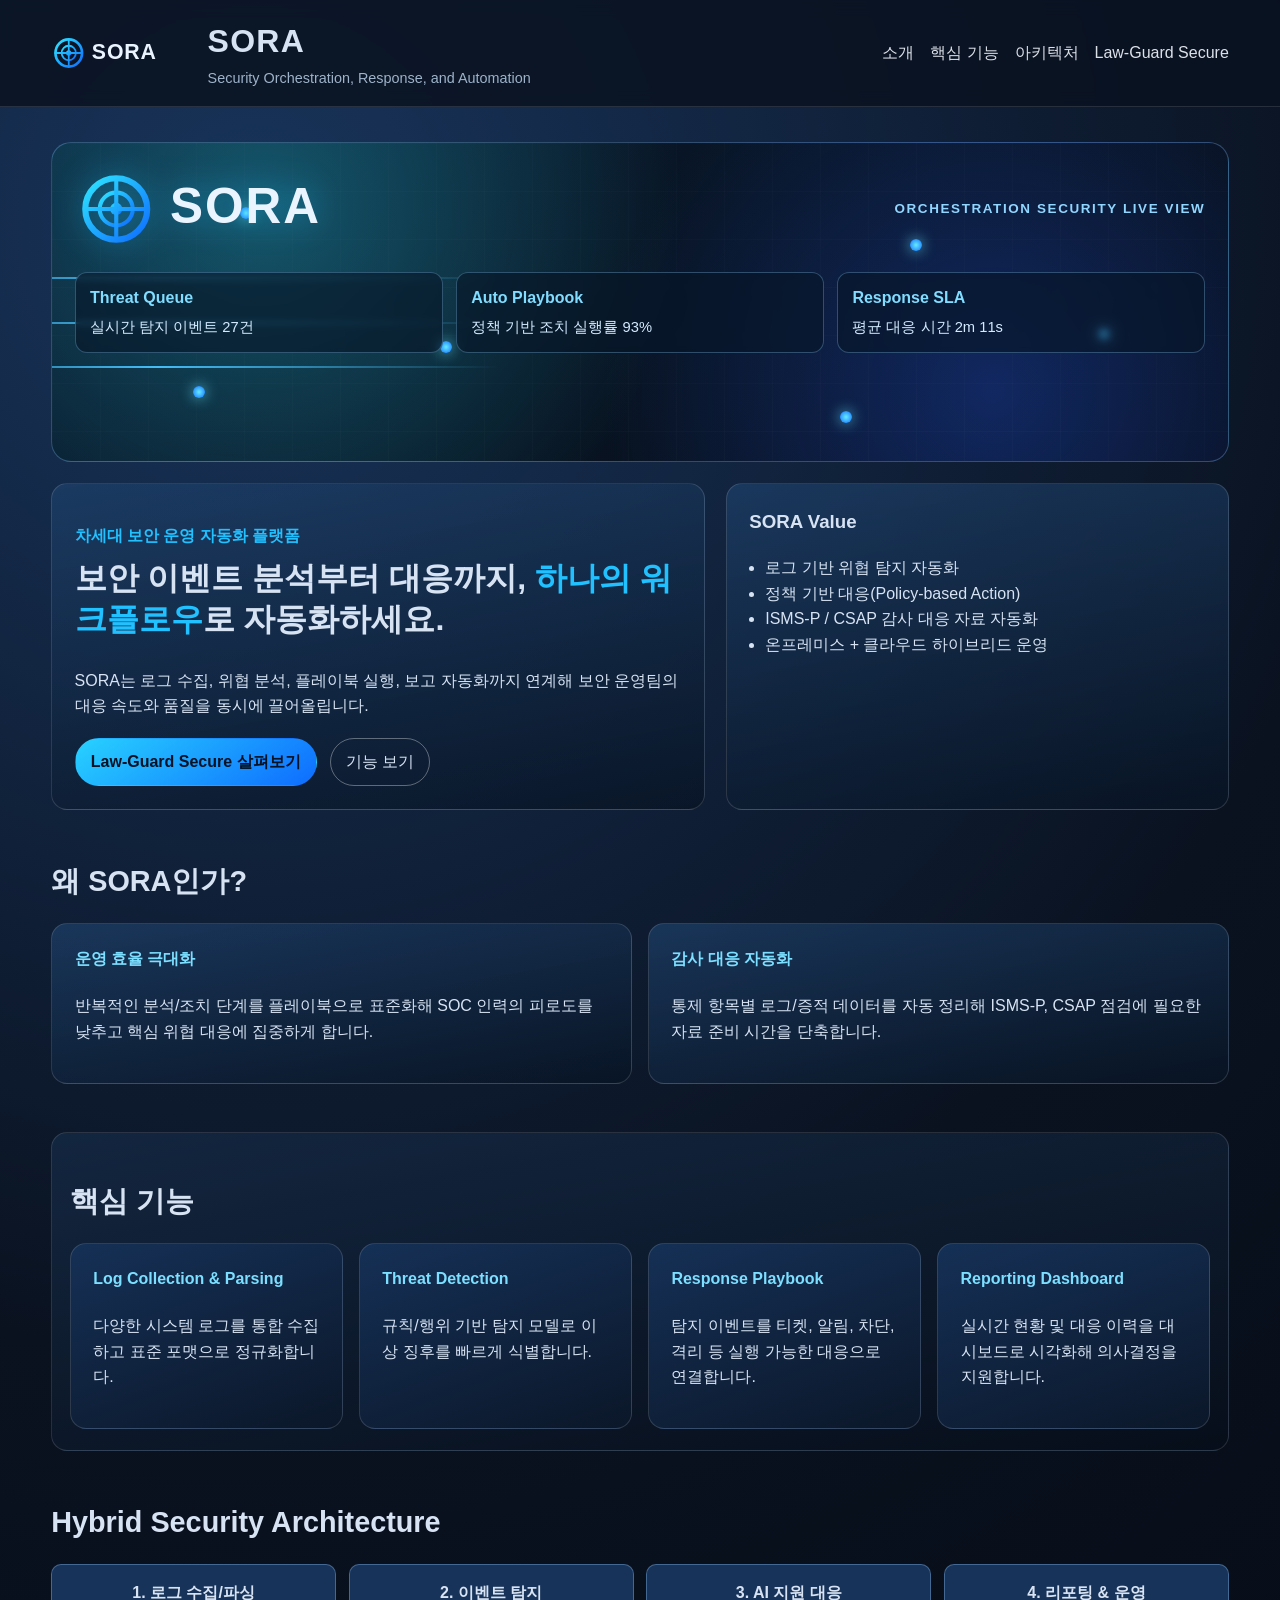
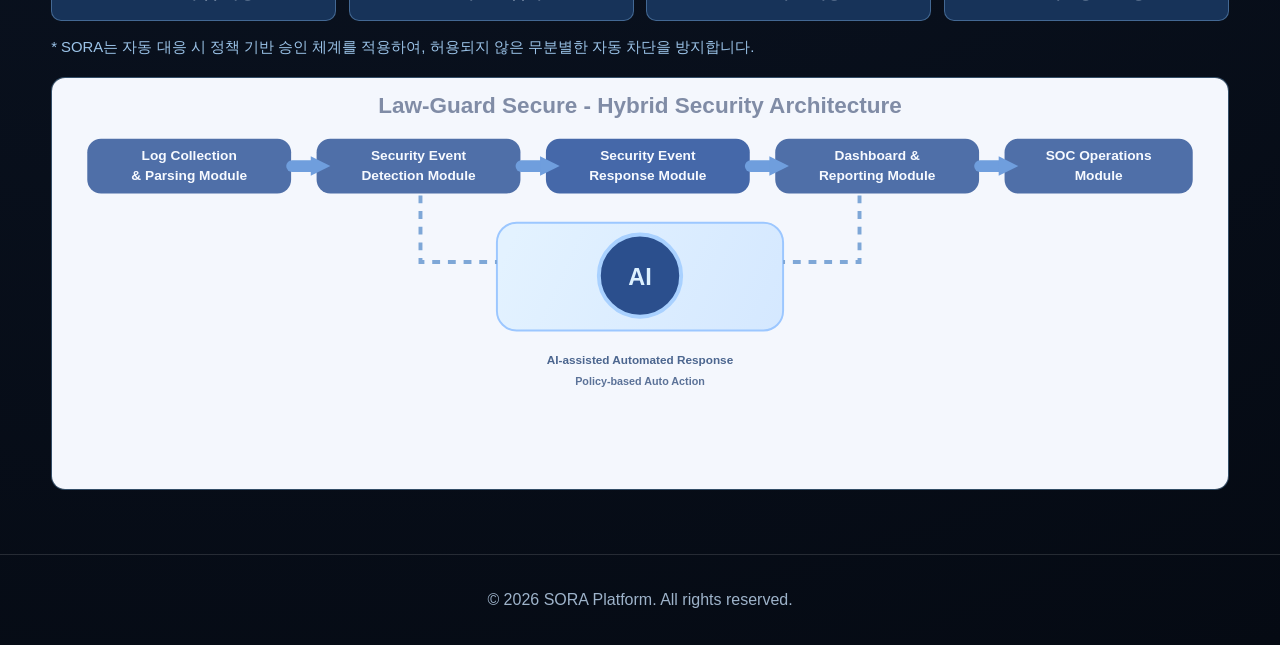
<file: index.html>
<!DOCTYPE html>
<html lang="ko">
<head>
  <meta charset="UTF-8" />
  <meta name="viewport" content="width=device-width, initial-scale=1.0" />
  <title>SORA | Security Orchestration, Response, and Automation</title>
  <link rel="stylesheet" href="styles.css" />
</head>
<body>
  <header class="site-header">
    <div class="brand-wrap">
      <img class="company-logo" src="assets/company-logo.svg" alt="SORA 회사 로고" />
      <div>
        <h1>SORA</h1>
        <p>Security Orchestration, Response, and Automation</p>
      </div>
    </div>
    <nav>
      <a href="#about">소개</a>
      <a href="#features">핵심 기능</a>
      <a href="#architecture">아키텍처</a>
      <a href="law-guard-secure.html">Law-Guard Secure</a>
    </nav>
  </header>

  <main>
    <section class="orchestration-stage" aria-label="오케스트레이션 시큐리티 비주얼">
      <div class="stage-overlay"></div>
      <div class="stage-brand">
        <img class="stage-logo" src="assets/company-logo.svg" alt="SORA 회사 로고" />
        <p>ORCHESTRATION SECURITY LIVE VIEW</p>
      </div>
      <div class="signal-grid" aria-hidden="true">
        <span></span><span></span><span></span><span></span><span></span><span></span>
      </div>
      <div class="flow-lines" aria-hidden="true">
        <i></i><i></i><i></i>
      </div>
      <div class="stage-panels">
        <article>
          <h3>Threat Queue</h3>
          <p>실시간 탐지 이벤트 27건</p>
        </article>
        <article>
          <h3>Auto Playbook</h3>
          <p>정책 기반 조치 실행률 93%</p>
        </article>
        <article>
          <h3>Response SLA</h3>
          <p>평균 대응 시간 2m 11s</p>
        </article>
      </div>
    </section>

    <section class="hero">
      <div class="hero-content">
        <p class="kicker">차세대 보안 운영 자동화 플랫폼</p>
        <h2>보안 이벤트 분석부터 대응까지, <span>하나의 워크플로우</span>로 자동화하세요.</h2>
        <p>
          SORA는 로그 수집, 위협 분석, 플레이북 실행, 보고 자동화까지 연계해
          보안 운영팀의 대응 속도와 품질을 동시에 끌어올립니다.
        </p>
        <div class="cta-group">
          <a class="btn primary" href="law-guard-secure.html">Law-Guard Secure 살펴보기</a>
          <a class="btn" href="#features">기능 보기</a>
        </div>
      </div>
      <div class="hero-panel">
        <h3>SORA Value</h3>
        <ul>
          <li>로그 기반 위협 탐지 자동화</li>
          <li>정책 기반 대응(Policy-based Action)</li>
          <li>ISMS-P / CSAP 감사 대응 자료 자동화</li>
          <li>온프레미스 + 클라우드 하이브리드 운영</li>
        </ul>
      </div>
    </section>

    <section id="about" class="section">
      <h3>왜 SORA인가?</h3>
      <div class="grid two">
        <article class="card">
          <h4>운영 효율 극대화</h4>
          <p>반복적인 분석/조치 단계를 플레이북으로 표준화해 SOC 인력의 피로도를 낮추고 핵심 위협 대응에 집중하게 합니다.</p>
        </article>
        <article class="card">
          <h4>감사 대응 자동화</h4>
          <p>통제 항목별 로그/증적 데이터를 자동 정리해 ISMS-P, CSAP 점검에 필요한 자료 준비 시간을 단축합니다.</p>
        </article>
      </div>
    </section>

    <section id="features" class="section dark">
      <h3>핵심 기능</h3>
      <div class="grid four">
        <article class="feature-card">
          <h4>Log Collection & Parsing</h4>
          <p>다양한 시스템 로그를 통합 수집하고 표준 포맷으로 정규화합니다.</p>
        </article>
        <article class="feature-card">
          <h4>Threat Detection</h4>
          <p>규칙/행위 기반 탐지 모델로 이상 징후를 빠르게 식별합니다.</p>
        </article>
        <article class="feature-card">
          <h4>Response Playbook</h4>
          <p>탐지 이벤트를 티켓, 알림, 차단, 격리 등 실행 가능한 대응으로 연결합니다.</p>
        </article>
        <article class="feature-card">
          <h4>Reporting Dashboard</h4>
          <p>실시간 현황 및 대응 이력을 대시보드로 시각화해 의사결정을 지원합니다.</p>
        </article>
      </div>
    </section>

    <section id="architecture" class="section">
      <h3>Hybrid Security Architecture</h3>
      <div class="architecture">
        <div>1. 로그 수집/파싱</div>
        <div>2. 이벤트 탐지</div>
        <div>3. AI 지원 대응</div>
        <div>4. 리포팅 & 운영</div>
      </div>
      <p class="note">
        * SORA는 자동 대응 시 정책 기반 승인 체계를 적용하여, 허용되지 않은 무분별한 자동 차단을 방지합니다.
      </p>
      <figure class="architecture-figure">
        <img src="assets/lawguard-architecture.svg" alt="Law-Guard Secure 하이브리드 보안 아키텍처 다이어그램" />
      </figure>
    </section>
  </main>

  <footer>
    <p>© 2026 SORA Platform. All rights reserved.</p>
  </footer>
</body>
</html>
</file>
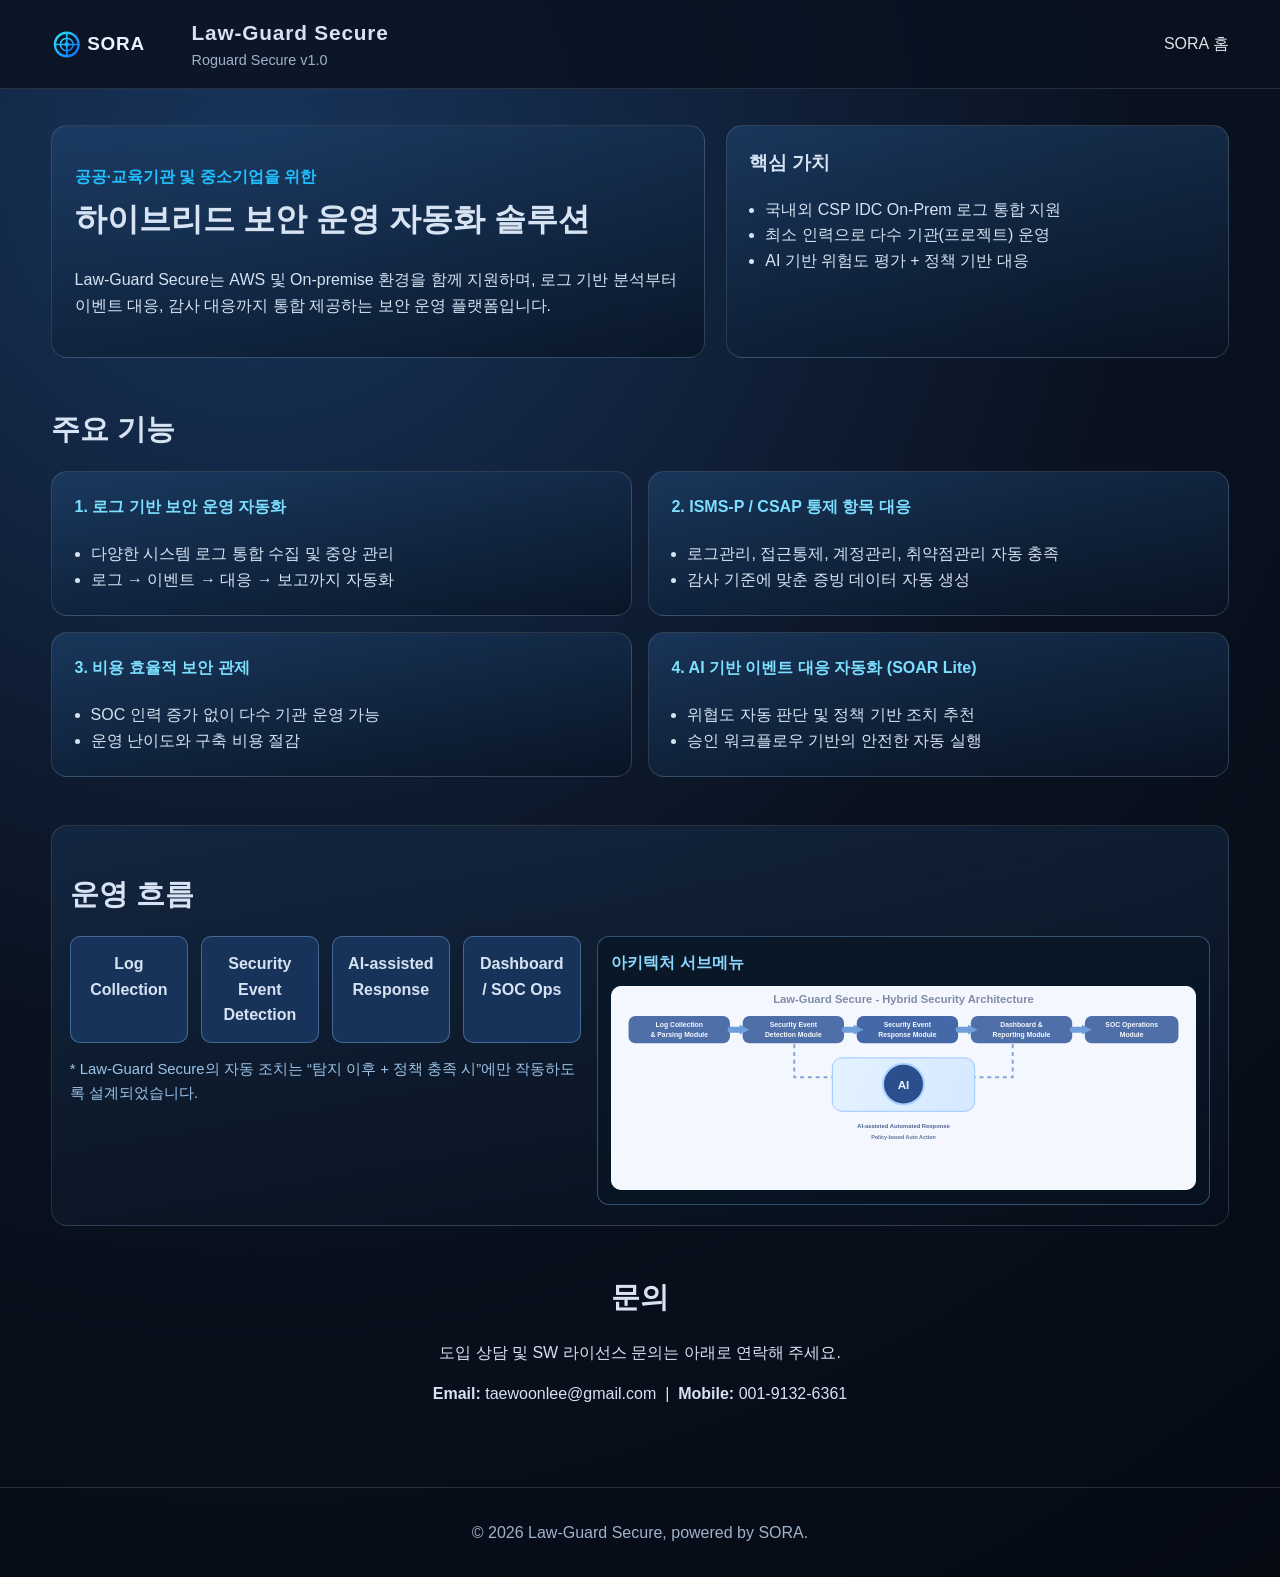
<file: law-guard-secure.html>
<!DOCTYPE html>
<html lang="ko">
<head>
  <meta charset="UTF-8" />
  <meta name="viewport" content="width=device-width, initial-scale=1.0" />
  <title>Law-Guard Secure | SORA Solution</title>
  <link rel="stylesheet" href="styles.css" />
</head>
<body>
  <header class="site-header compact">
    <div class="brand-wrap">
      <img class="company-logo" src="assets/company-logo.svg" alt="SORA 회사 로고" />
      <div>
        <h1>Law-Guard Secure</h1>
        <p>Roguard Secure v1.0</p>
      </div>
    </div>
    <nav>
      <a href="index.html">SORA 홈</a>
    </nav>
  </header>

  <main>
    <section class="hero solution-hero">
      <div class="hero-content">
        <p class="kicker">공공·교육기관 및 중소기업을 위한</p>
        <h2>하이브리드 보안 운영 자동화 솔루션</h2>
        <p>
          Law-Guard Secure는 AWS 및 On-premise 환경을 함께 지원하며,
          로그 기반 분석부터 이벤트 대응, 감사 대응까지 통합 제공하는 보안 운영 플랫폼입니다.
        </p>
      </div>
      <div class="hero-panel">
        <h3>핵심 가치</h3>
        <ul>
          <li>국내외 CSP IDC On-Prem 로그 통합 지원</li>
          <li>최소 인력으로 다수 기관(프로젝트) 운영</li>
          <li>AI 기반 위험도 평가 + 정책 기반 대응</li>
        </ul>
      </div>
    </section>

    <section class="section">
      <h3>주요 기능</h3>
      <div class="grid two">
        <article class="card">
          <h4>1. 로그 기반 보안 운영 자동화</h4>
          <ul>
            <li>다양한 시스템 로그 통합 수집 및 중앙 관리</li>
            <li>로그 → 이벤트 → 대응 → 보고까지 자동화</li>
          </ul>
        </article>
        <article class="card">
          <h4>2. ISMS-P / CSAP 통제 항목 대응</h4>
          <ul>
            <li>로그관리, 접근통제, 계정관리, 취약점관리 자동 충족</li>
            <li>감사 기준에 맞춘 증빙 데이터 자동 생성</li>
          </ul>
        </article>
        <article class="card">
          <h4>3. 비용 효율적 보안 관제</h4>
          <ul>
            <li>SOC 인력 증가 없이 다수 기관 운영 가능</li>
            <li>운영 난이도와 구축 비용 절감</li>
          </ul>
        </article>
        <article class="card">
          <h4>4. AI 기반 이벤트 대응 자동화 (SOAR Lite)</h4>
          <ul>
            <li>위협도 자동 판단 및 정책 기반 조치 추천</li>
            <li>승인 워크플로우 기반의 안전한 자동 실행</li>
          </ul>
        </article>
      </div>
    </section>

    <section class="section dark architecture-submenu" id="architecture">
      <h3>운영 흐름</h3>
      <div class="architecture-layout">
        <div>
          <div class="architecture">
            <div>Log Collection</div>
            <div>Security Event Detection</div>
            <div>AI-assisted Response</div>
            <div>Dashboard / SOC Ops</div>
          </div>
          <p class="note">
            * Law-Guard Secure의 자동 조치는 “탐지 이후 + 정책 충족 시”에만 작동하도록 설계되었습니다.
          </p>
        </div>
        <aside class="architecture-side">
          <h4>아키텍처 서브메뉴</h4>
          <img src="assets/lawguard-architecture.svg" alt="Law-Guard Secure 하이브리드 보안 아키텍처" />
        </aside>
      </div>
    </section>

    <section class="section contact">
      <h3>문의</h3>
      <p>도입 상담 및 SW 라이선스 문의는 아래로 연락해 주세요.</p>
      <p><strong>Email:</strong> taewoonlee@gmail.com &nbsp;|&nbsp; <strong>Mobile:</strong> 001-9132-6361</p>
    </section>
  </main>

  <footer>
    <p>© 2026 Law-Guard Secure, powered by SORA.</p>
  </footer>
</body>
</html>
</file>
<file: styles.css>
:root {
  --bg: #0a1220;
  --bg2: #0d1c31;
  --text: #d7e3f3;
  --muted: #9eb3ca;
  --primary: #21c0ff;
  --card: #11253f;
  --white: #f4f8ff;
}

* { box-sizing: border-box; }
body {
  margin: 0;
  font-family: "Pretendard", "Noto Sans KR", -apple-system, BlinkMacSystemFont, "Segoe UI", sans-serif;
  color: var(--text);
  background: radial-gradient(circle at 20% 10%, #18345b 0%, var(--bg) 50%, #050a13 100%);
  line-height: 1.6;
}

a { color: inherit; text-decoration: none; }

.site-header {
  display: flex;
  justify-content: space-between;
  align-items: center;
  padding: 1rem 4vw;
  border-bottom: 1px solid rgba(255,255,255,0.12);
  position: sticky;
  top: 0;
  backdrop-filter: blur(8px);
  background: rgba(10,18,32,0.85);
}
.site-header.compact h1 { font-size: 1.3rem; }
.brand-wrap { display: flex; align-items: center; gap: .9rem; }
.company-logo {
  width: 142px;
  max-width: 38vw;
  height: auto;
  display: block;
}
.logo-mark {
  width: 44px; height: 44px; border-radius: 50%;
  display: grid; place-items: center;
  background: linear-gradient(145deg, #2bd7ff, #0a5ddb);
  box-shadow: 0 0 20px rgba(33,192,255,0.45);
}
.brand-wrap h1 { margin: 0; letter-spacing: .04em; }
.brand-wrap p { margin: 0; color: var(--muted); font-size: .9rem; }
.site-header.compact .company-logo { width: 126px; }
nav { display: flex; gap: 1rem; }
nav a { color: var(--white); opacity: .9; }
nav a:hover { color: var(--primary); }

main { padding: 2.2rem 4vw 4rem; }
.section { margin-top: 3rem; }
.section h3 { font-size: 1.8rem; margin-bottom: 1.2rem; }
.hero {
  display: grid;
  grid-template-columns: 1.3fr 1fr;
  gap: 1.3rem;
  align-items: stretch;
}
.hero-content,
.hero-panel,
.card,
.feature-card {
  border: 1px solid rgba(255,255,255,.14);
  background: linear-gradient(170deg, rgba(31,67,110,.65), rgba(8,20,36,.78));
  border-radius: 16px;
  padding: 1.4rem;
}
.kicker {
  color: var(--primary);
  font-weight: 600;
  margin-bottom: .6rem;
}
.hero h2 { margin-top: 0; font-size: 2rem; line-height: 1.3; }
.hero h2 span { color: var(--primary); }
.cta-group { display: flex; flex-wrap: wrap; gap: .8rem; margin-top: 1.2rem; }
.btn {
  border: 1px solid rgba(255,255,255,.34);
  padding: .65rem .95rem;
  border-radius: 999px;
}
.btn.primary {
  background: linear-gradient(145deg, #28d2ff, #0e6cff);
  border-color: transparent;
  color: #031225;
  font-weight: 700;
}
.hero-panel h3 { margin-top: 0; }
.hero-panel ul { margin: .3rem 0 0 1rem; padding: 0; }

.grid { display: grid; gap: 1rem; }
.grid.two { grid-template-columns: repeat(2, minmax(0,1fr)); }
.grid.four { grid-template-columns: repeat(4, minmax(0,1fr)); }
.feature-card { background: linear-gradient(160deg, #153056, #0b1729); }
.feature-card h4,
.card h4 { margin-top: 0; color: #7ddfff; }
.card ul { margin: .4rem 0 0 1rem; padding: 0; }

.section.dark {
  padding: 1rem 1.1rem 1.3rem;
  border: 1px solid rgba(255,255,255,.13);
  border-radius: 16px;
  background: linear-gradient(170deg, rgba(20,40,66,.9), rgba(7,14,26,.85));
}

.architecture {
  display: grid;
  grid-template-columns: repeat(4, minmax(0,1fr));
  gap: .8rem;
}
.architecture div {
  padding: .9rem;
  border-radius: 10px;
  background: #173359;
  border: 1px solid rgba(149,204,255,.35);
  text-align: center;
  font-weight: 600;
}
.note { color: #9bc3e8; font-size: .93rem; }
.contact { text-align: center; }
footer {
  border-top: 1px solid rgba(255,255,255,.13);
  text-align: center;
  padding: 1rem;
  color: var(--muted);
}

@media (max-width: 980px) {
  .hero,
  .grid.two,
  .grid.four,
  .architecture { grid-template-columns: 1fr; }
  nav { display: none; }
  .hero h2 { font-size: 1.55rem; }
}

.orchestration-stage {
  position: relative;
  overflow: hidden;
  border: 1px solid rgba(130, 194, 255, 0.32);
  border-radius: 20px;
  padding: 1.4rem;
  min-height: 320px;
  background:
    radial-gradient(circle at 18% 20%, rgba(46, 230, 255, 0.30), transparent 42%),
    radial-gradient(circle at 80% 78%, rgba(39, 96, 255, 0.30), transparent 40%),
    linear-gradient(145deg, #0a1a31 0%, #081423 48%, #070d18 100%);
  margin-bottom: 1.3rem;
}
.stage-overlay {
  position: absolute;
  inset: 0;
  background-image: linear-gradient(rgba(255,255,255,0.05) 1px, transparent 1px),
                    linear-gradient(90deg, rgba(255,255,255,0.05) 1px, transparent 1px);
  background-size: 48px 48px;
  opacity: .36;
  pointer-events: none;
}
.stage-brand {
  position: relative;
  z-index: 2;
  display: flex;
  align-items: center;
  justify-content: space-between;
  gap: 1rem;
}
.stage-logo {
  width: clamp(160px, 28vw, 330px);
  filter: drop-shadow(0 0 16px rgba(33,192,255,0.45));
}
.stage-brand p {
  margin: 0;
  font-weight: 700;
  letter-spacing: .12em;
  color: #90d6ff;
  font-size: .84rem;
}
.signal-grid {
  position: absolute;
  inset: 0;
  pointer-events: none;
}
.signal-grid span {
  position: absolute;
  width: 12px;
  height: 12px;
  border-radius: 50%;
  background: radial-gradient(circle, #67ebff, #0e6cff);
  box-shadow: 0 0 14px rgba(103, 235, 255, .8);
  animation: pulse 3.6s infinite ease-in-out;
}
.signal-grid span:nth-child(1) { top: 20%; left: 16%; }
.signal-grid span:nth-child(2) { top: 30%; right: 26%; animation-delay: .6s; }
.signal-grid span:nth-child(3) { top: 62%; left: 33%; animation-delay: 1.1s; }
.signal-grid span:nth-child(4) { top: 58%; right: 10%; animation-delay: .2s; }
.signal-grid span:nth-child(5) { bottom: 20%; left: 12%; animation-delay: 1.6s; }
.signal-grid span:nth-child(6) { bottom: 12%; right: 32%; animation-delay: .9s; }
.flow-lines {
  position: absolute;
  inset: 0;
  pointer-events: none;
}
.flow-lines i {
  position: absolute;
  left: -20%;
  width: 58%;
  height: 2px;
  background: linear-gradient(90deg, transparent, rgba(72, 195, 255, .95), transparent);
  animation: flow 5s linear infinite;
}
.flow-lines i:nth-child(1) { top: 42%; }
.flow-lines i:nth-child(2) { top: 56%; animation-delay: 1.3s; }
.flow-lines i:nth-child(3) { top: 70%; animation-delay: 2.6s; }
.stage-panels {
  position: relative;
  z-index: 2;
  margin-top: 1.2rem;
  display: grid;
  grid-template-columns: repeat(3, minmax(0, 1fr));
  gap: .8rem;
}
.stage-panels article {
  border: 1px solid rgba(139, 204, 255, .3);
  border-radius: 12px;
  padding: .8rem .9rem;
  background: rgba(7, 22, 39, .62);
  backdrop-filter: blur(3px);
}
.stage-panels h3 { margin: 0 0 .3rem; color: #81ddff; font-size: 1rem; }
.stage-panels p { margin: 0; font-size: .92rem; color: #d4ebff; }

@keyframes pulse {
  0%, 100% { transform: scale(1); opacity: .85; }
  50% { transform: scale(1.65); opacity: .35; }
}
@keyframes flow {
  0% { transform: translateX(0); opacity: .2; }
  20% { opacity: .95; }
  100% { transform: translateX(190%); opacity: .08; }
}

@media (max-width: 980px) {
  .stage-brand { flex-direction: column; align-items: flex-start; }
  .stage-panels { grid-template-columns: 1fr; }
}

.architecture-submenu .architecture-layout {
  display: grid;
  grid-template-columns: 1fr 1.2fr;
  gap: 1rem;
  align-items: start;
}
.architecture-side {
  border: 1px solid rgba(143, 204, 255, .33);
  background: rgba(8, 21, 36, .62);
  border-radius: 12px;
  padding: .85rem;
}
.architecture-side h4 {
  margin: 0 0 .6rem;
  color: #8bd7ff;
  font-size: 1rem;
}
.architecture-side img {
  width: 100%;
  display: block;
  border-radius: 10px;
  background: #f4f7fd;
}
@media (max-width: 980px) {
  .architecture-submenu .architecture-layout { grid-template-columns: 1fr; }
}

.architecture-figure {
  margin: 1.1rem 0 0;
  border: 1px solid rgba(143, 204, 255, .33);
  border-radius: 14px;
  overflow: hidden;
  background: rgba(7, 19, 34, .55);
}
.architecture-figure img {
  width: 100%;
  display: block;
  background: #f4f7fd;
}
</file>
